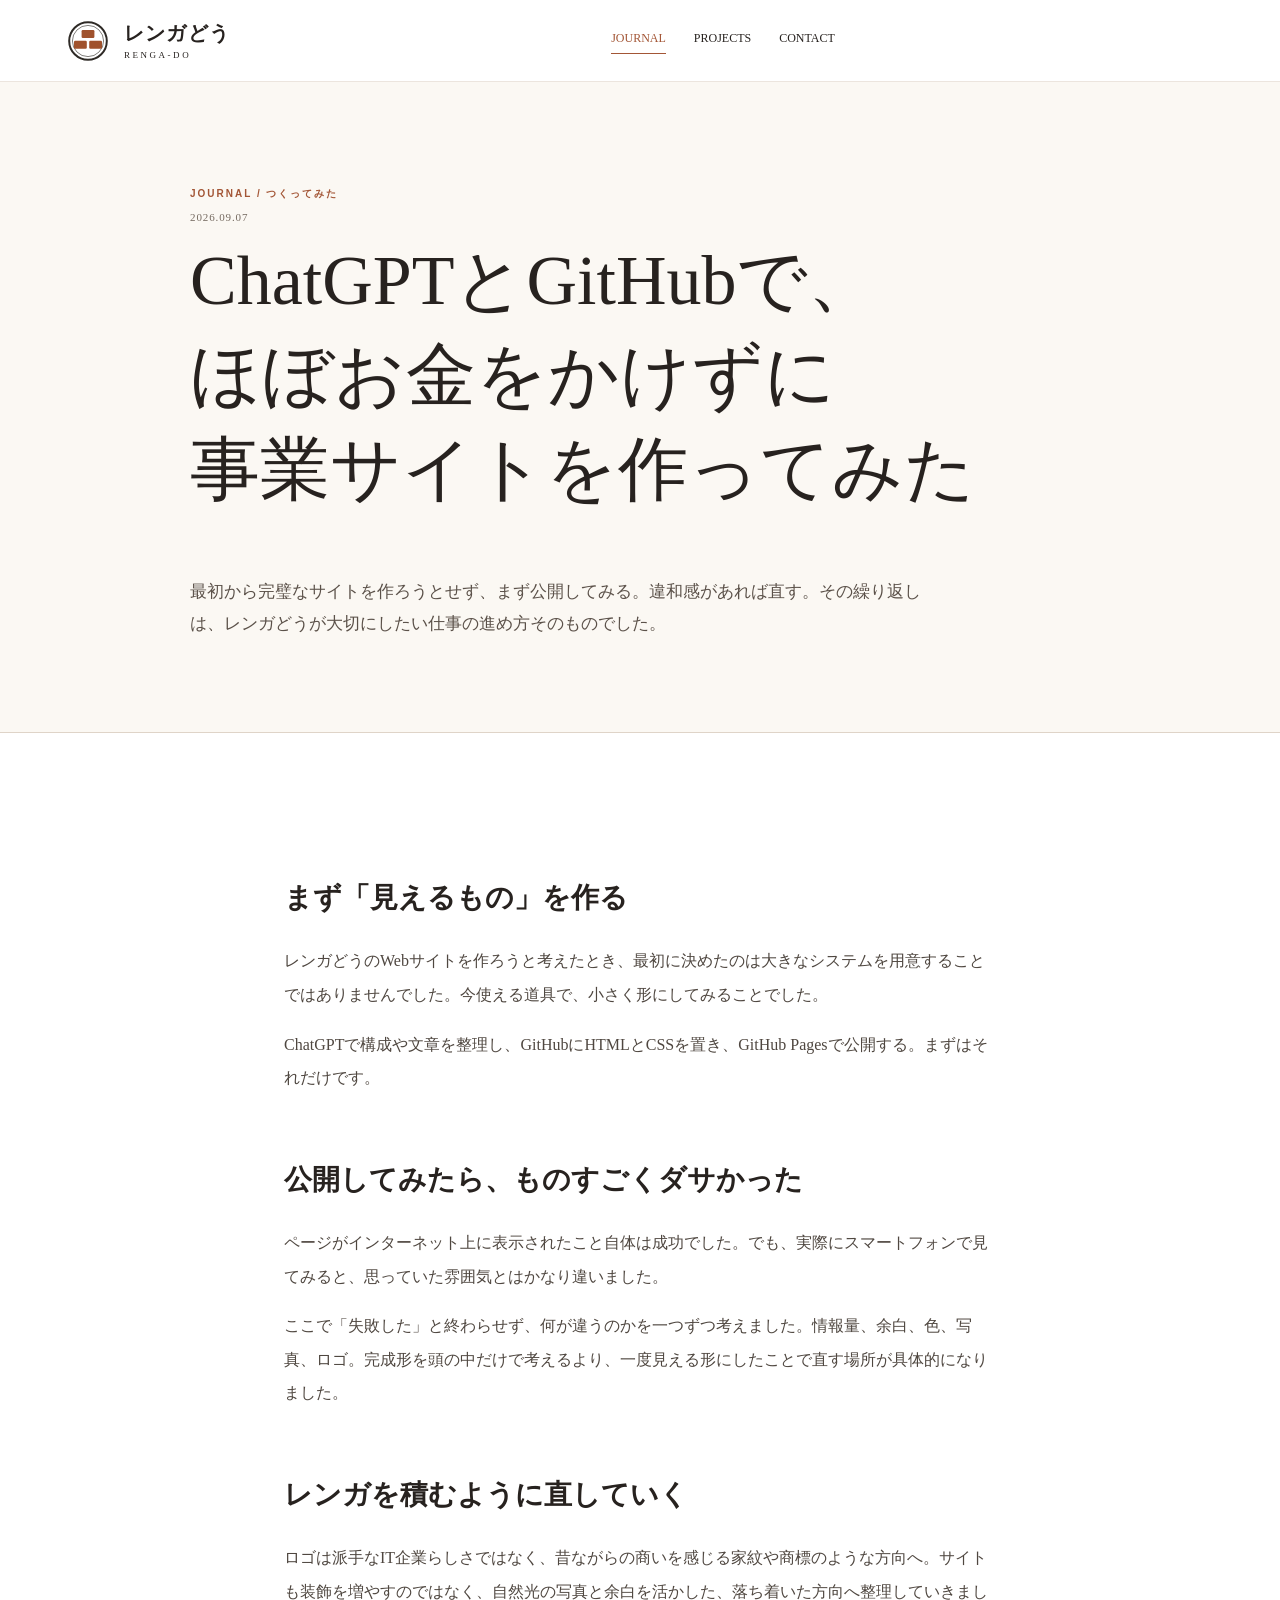
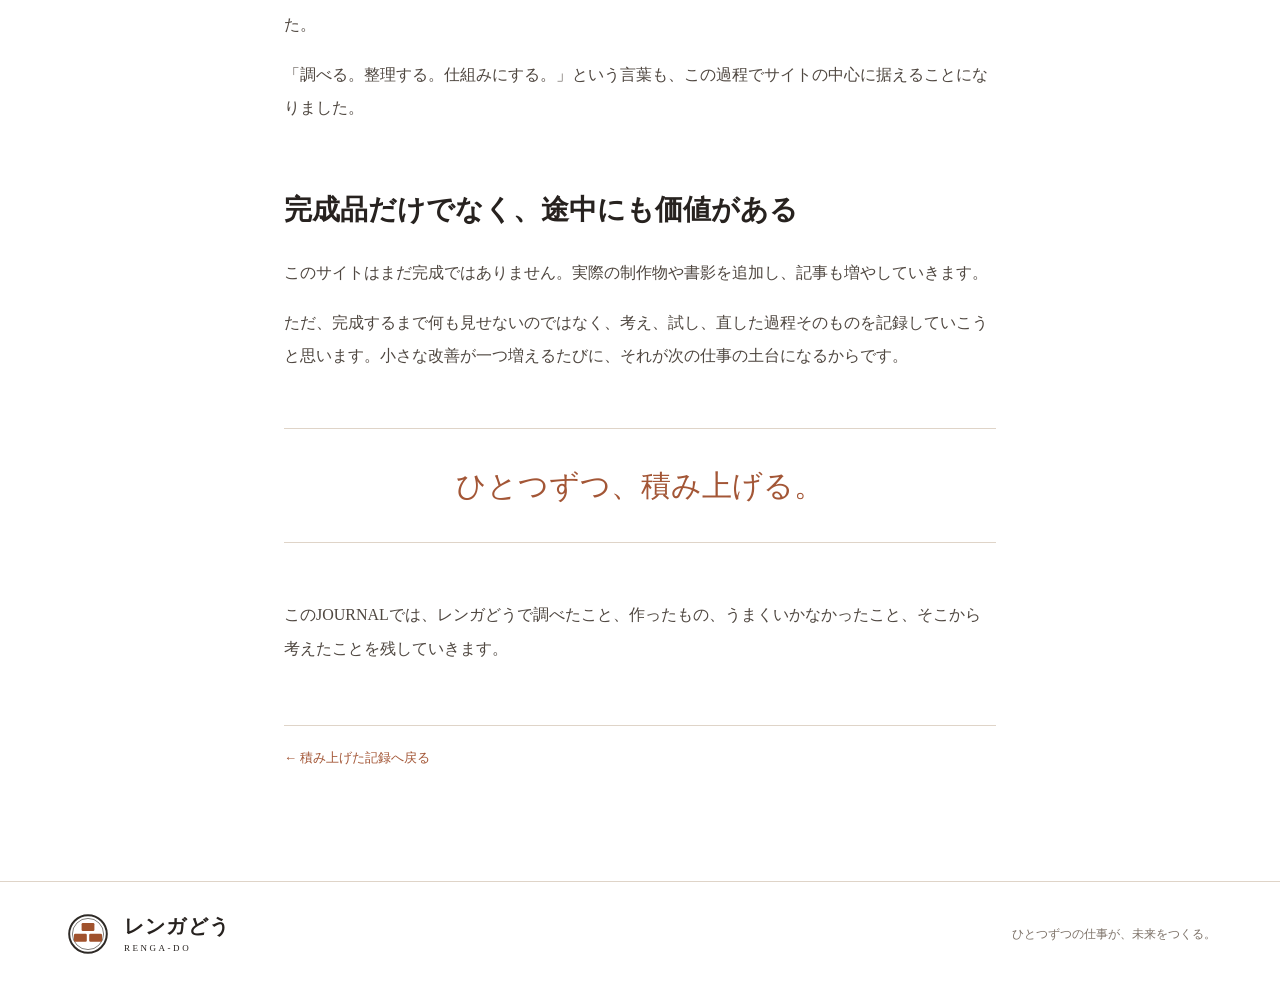
<file: journal/001-site-building.html>
<!doctype html>
<html lang="ja"><head><meta charset="utf-8"><meta name="viewport" content="width=device-width,initial-scale=1"><title>ChatGPTとGitHubで、ほぼお金をかけずに事業サイトを作ってみた | レンガどう</title><meta name="description" content="レンガどうの事業サイトをChatGPTとGitHub Pagesで小さく作り、公開し、改善した記録。"><link rel="stylesheet" href="../styles.css"></head><body class="article-page"><header class="site-header"><a class="brand" href="../index.html"><img src="../assets/logo.svg" alt="レンガどう"><span><b>レンガどう</b><small>RENGA-DO</small></span></a><nav><a href="../index.html#journal">JOURNAL</a><a href="../index.html#projects">PROJECTS</a><a href="../index.html#contact">CONTACT</a></nav></header><main><article class="journal-article"><header class="article-head"><p class="label">JOURNAL / つくってみた</p><p class="article-date">2026.09.07</p><h1>ChatGPTとGitHubで、<br>ほぼお金をかけずに<br>事業サイトを作ってみた</h1><p class="article-lead">最初から完璧なサイトを作ろうとせず、まず公開してみる。違和感があれば直す。その繰り返しは、レンガどうが大切にしたい仕事の進め方そのものでした。</p></header><div class="article-body"><h2>まず「見えるもの」を作る</h2><p>レンガどうのWebサイトを作ろうと考えたとき、最初に決めたのは大きなシステムを用意することではありませんでした。今使える道具で、小さく形にしてみることでした。</p><p>ChatGPTで構成や文章を整理し、GitHubにHTMLとCSSを置き、GitHub Pagesで公開する。まずはそれだけです。</p><h2>公開してみたら、ものすごくダサかった</h2><p>ページがインターネット上に表示されたこと自体は成功でした。でも、実際にスマートフォンで見てみると、思っていた雰囲気とはかなり違いました。</p><p>ここで「失敗した」と終わらせず、何が違うのかを一つずつ考えました。情報量、余白、色、写真、ロゴ。完成形を頭の中だけで考えるより、一度見える形にしたことで直す場所が具体的になりました。</p><h2>レンガを積むように直していく</h2><p>ロゴは派手なIT企業らしさではなく、昔ながらの商いを感じる家紋や商標のような方向へ。サイトも装飾を増やすのではなく、自然光の写真と余白を活かした、落ち着いた方向へ整理していきました。</p><p>「調べる。整理する。仕組みにする。」という言葉も、この過程でサイトの中心に据えることになりました。</p><h2>完成品だけでなく、途中にも価値がある</h2><p>このサイトはまだ完成ではありません。実際の制作物や書影を追加し、記事も増やしていきます。</p><p>ただ、完成するまで何も見せないのではなく、考え、試し、直した過程そのものを記録していこうと思います。小さな改善が一つ増えるたびに、それが次の仕事の土台になるからです。</p><blockquote>ひとつずつ、積み上げる。</blockquote><p>このJOURNALでは、レンガどうで調べたこと、作ったもの、うまくいかなかったこと、そこから考えたことを残していきます。</p><div class="article-back"><a href="../index.html#journal">← 積み上げた記録へ戻る</a></div></div></article></main><footer><a class="brand" href="../index.html"><img src="../assets/logo.svg" alt=""><span><b>レンガどう</b><small>RENGA-DO</small></span></a><p>ひとつずつの仕事が、未来をつくる。</p></footer></body></html>
</file>
<file: styles.css>
:root{--paper:#fbf8f3;--white:#fff;--ink:#27221f;--muted:#756a60;--line:#dfd4c8;--brick:#a35636;--brick-dark:#7d3d28}*{box-sizing:border-box}html{scroll-behavior:smooth}body{margin:0;background:var(--paper);color:var(--ink);font-family:"Hiragino Mincho ProN","Yu Mincho","YuMincho",serif;line-height:1.9;-webkit-font-smoothing:antialiased}a{color:inherit;text-decoration:none}img{display:block;width:100%}h1,h2,h3,p{margin-top:0}.site-header{height:82px;padding:0 clamp(20px,5vw,70px);display:grid;grid-template-columns:auto 1fr auto;gap:30px;align-items:center;background:rgba(255,255,255,.97);position:sticky;top:0;z-index:30;border-bottom:1px solid #ece5de}.brand{display:flex;align-items:center;gap:12px}.brand img{width:48px;height:48px}.brand span{display:flex;flex-direction:column;line-height:1.15}.brand b{font-size:20px;letter-spacing:.06em}.brand small{font:9px Georgia,serif;letter-spacing:.28em;margin-top:5px}.site-header nav{display:flex;justify-content:center;gap:28px;font-size:12px}.site-header nav a:first-child{color:var(--brick);border-bottom:1px solid var(--brick);padding-bottom:4px}.contact-button,.closing-cta>a,.primary-action{background:var(--brick);color:#fff;padding:13px 20px;border-radius:2px;font-size:12px;letter-spacing:.04em}.hero-photo{position:relative;min-height:610px;overflow:hidden;background:#ddd}.hero-photo>img{position:absolute;inset:0;height:100%;object-fit:cover;object-position:center}.hero-overlay{position:absolute;inset:0;background:linear-gradient(90deg,rgba(255,255,255,.03) 0 35%,rgba(255,255,255,.25) 48%,rgba(255,255,255,.94) 67%,rgba(255,255,255,.98) 100%)}.hero-panel{position:relative;z-index:2;margin-left:auto;width:min(51%,700px);padding:70px clamp(28px,5vw,75px) 60px 38px}.eyebrow,.label,.case-type{font:700 10px Arial,sans-serif;letter-spacing:.2em;color:var(--brick)}.hero-kicker{font-size:15px;font-weight:700;margin:8px 0 4px;color:#554a42}.hero-panel h1{font-size:clamp(43px,4.5vw,67px);line-height:1.22;font-weight:500;letter-spacing:.02em;margin:8px 0 20px}.tagline{font-size:17px;line-height:1.8;margin-bottom:12px}.lead{font-size:13px;color:#5d554e;line-height:1.8}.hero-actions{display:flex;align-items:center;gap:22px;margin-top:26px}.primary-action{padding:14px 22px}.text-action{font-size:12px;color:var(--brick)}.pain-strip{background:#2f2925;color:#f7f0e9;padding:22px clamp(28px,5vw,72px)}.pain-strip>p{font-size:12px;color:#d7c9bf;margin:0 0 10px}.pain-strip>div{display:flex;flex-wrap:wrap;gap:8px}.pain-strip span{border:1px solid #5b4f47;padding:7px 12px;font-size:12px;background:#39312d}.section{padding:72px clamp(28px,5vw,72px)}.section h2,.value-section h2{font-size:32px;font-weight:500;line-height:1.35;margin-bottom:20px}.section-note{max-width:760px;color:#675e56;font-size:14px;margin-bottom:30px}.services-section{background:#fff}.service-grid{display:grid;grid-template-columns:repeat(3,1fr);gap:20px}.service-grid article{border-top:3px solid var(--brick);background:#f8f4ee;padding:28px 24px;min-height:250px}.service-grid article>b{font:16px Georgia;color:#b8a89b}.service-grid h3{font-size:21px;margin:14px 0 10px}.service-grid p{font-size:14px;color:#625951}.service-grid small{font:10px Arial,sans-serif;letter-spacing:.08em;color:var(--brick)}.section-title-row{display:flex;justify-content:space-between;align-items:end;border-bottom:1px solid var(--line);padding-bottom:18px;margin-bottom:24px}.section-title-row h2{margin-bottom:0}.section-title-row>span{font-size:12px;color:var(--muted)}.projects-section{background:#f6efe7}.projects-grid{display:grid;grid-template-columns:1fr 1fr;gap:28px}.project-card{background:#fff;border:1px solid var(--line);padding:22px;display:grid;grid-template-columns:.9fr 1.1fr;gap:24px;align-items:center}.tool-shot{background:linear-gradient(135deg,#182e35,#345d63);padding:18px;border-radius:3px;min-height:190px}.tool-ui{height:160px;background:#f5f7f8;border-radius:5px;display:grid;grid-template-columns:46px 1fr;overflow:hidden;box-shadow:0 12px 30px #0004}.tool-sidebar{background:#173d45}.tool-main{padding:15px;display:grid;grid-template-columns:repeat(3,1fr);gap:8px;align-content:start}.tool-main span{height:28px;background:#e7eef0;border-radius:3px}.tool-table{grid-column:1/-1;height:77px;background:linear-gradient(#e9eef0 1px,transparent 1px);background-size:100% 18px}.project-copy h3{font-size:21px;margin-bottom:10px}.project-copy p{font-size:14px;color:#625951}.project-status{font:700 9px Arial,sans-serif!important;color:var(--brick)!important;letter-spacing:.15em;margin-bottom:8px!important}.project-card-light{grid-template-columns:1fr 1.1fr}.csv-visual{min-height:190px;background:#ece6de;padding:24px;display:flex;align-items:center;justify-content:center;gap:10px}.csv-sheet{background:#fff;border:1px solid #d6cbc0;width:42%;min-height:126px;padding:12px;box-shadow:0 7px 18px #4d3b2b12;display:flex;flex-direction:column;gap:7px}.csv-sheet span{font:700 11px Arial;color:var(--brick);margin-bottom:3px}.csv-sheet em{font-style:normal;font-size:10px;border-bottom:1px solid #eee;padding-bottom:4px;color:#6d6258}.csv-arrow{font-size:24px;color:var(--brick)}.problem-solved{border-top:1px solid #e7ddd4;padding-top:12px;margin-top:15px!important;font-size:12px!important}.process-section{background:#fff}.process-grid{display:grid;grid-template-columns:repeat(4,1fr);gap:1px;background:var(--line);border:1px solid var(--line);margin-top:30px}.process-grid article{background:#fff;padding:26px 22px;min-height:190px}.process-grid b{font:12px Georgia;color:var(--brick)}.process-grid h3{font-size:20px;margin:12px 0 7px}.process-grid p{font-size:13px;color:#675e56}.value-section{padding:78px clamp(28px,5vw,72px);background:#2f2925;color:#f8f3ed;display:grid;grid-template-columns:.8fr 1.2fr;gap:64px;align-items:center}.value-statement h2{font-size:clamp(38px,4.5vw,58px);line-height:1.35;margin:12px 0 24px}.value-statement>p:last-child{color:#d7cec5;max-width:620px}.value-section .label{color:#cf8a67}.value-cycle{display:grid;grid-template-columns:1fr auto 1fr auto 1fr auto 1fr;align-items:center;gap:12px}.value-cycle div{min-height:150px;padding:22px 16px;background:#3b342f;border:1px solid #514841;display:flex;flex-direction:column;justify-content:center}.value-cycle b{font:11px Georgia;color:#cf8a67;letter-spacing:.15em;margin-bottom:12px}.value-cycle span{font-size:16px;margin-bottom:6px}.value-cycle small{font-size:11px;color:#bfb3aa}.value-cycle i{font-style:normal;color:#9a8b80}.work-section{background:#f3ece4}.work-card{display:grid;grid-template-columns:70px 1fr;gap:24px;max-width:900px}.work-card>span{font:50px Georgia;color:#b8aa9e}.work-card h3{font-size:22px;margin-bottom:8px}.work-card p{color:#5e554e}.work-card small{color:#867a70}.journal-section{background:#fff}.journal-cards{display:grid;grid-template-columns:repeat(3,1fr);gap:28px}.journal-cards img{aspect-ratio:16/9;object-fit:cover;margin-bottom:12px}.journal-cards .date{font-size:11px;color:#887c72;margin-bottom:7px}.journal-cards h3{font-size:19px;line-height:1.5;margin-bottom:9px}.journal-cards p{font-size:14px;color:#655d56}.journal-cards a{font-size:12px;color:var(--brick)}.books-section{background:#fff}.books-grid{display:grid;grid-template-columns:repeat(4,1fr);gap:16px;max-width:780px}.book-cover{aspect-ratio:2/3;padding:14px;display:flex;flex-direction:column;justify-content:space-between;box-shadow:0 10px 20px #5137211c;border:1px solid #00000010}.book-cover small,.book-cover span{font:8px Arial;letter-spacing:.1em}.book-cover b{font-size:13px;line-height:1.45}.b1{background:#e8efe9}.b2{background:#ecdfba}.b3{background:#d9c7a3}.b4{background:#e8d7cb}.closing-cta{min-height:185px;padding:38px clamp(28px,5vw,72px);background:linear-gradient(90deg,rgba(242,236,226,.96),rgba(255,255,255,.91)),url('https://images.unsplash.com/photo-1441974231531-c6227db76b6e?auto=format&fit=crop&w=1800&q=80') center/cover;display:flex;justify-content:flex-end;align-items:center;gap:45px}.closing-cta h2{font-size:28px;font-weight:500;margin-bottom:6px}.closing-cta p{font-size:13px;color:#675f58;margin:0;max-width:620px}.closing-cta>a{white-space:nowrap}footer{padding:28px clamp(28px,5vw,72px);display:flex;justify-content:space-between;align-items:center;background:#fff;border-top:1px solid var(--line)}footer p{margin:0;color:#7d7268;font-size:12px}.journal-article{background:#fff}.article-head{padding:105px max(24px,calc((100vw - 900px)/2)) 75px;background:var(--paper);border-bottom:1px solid var(--line)}.article-date{font:11px Georgia;color:var(--muted);letter-spacing:.08em}.article-head h1{font-size:clamp(40px,6vw,70px);line-height:1.35;font-weight:500}.article-lead{max-width:760px;font-size:17px;color:#5b5149}.article-body{max-width:760px;margin:auto;padding:80px 24px 110px}.article-body h2{font-size:28px;margin:58px 0 20px}.article-body p{font-size:16px;line-height:2.1;color:#4f4740}.article-body blockquote{margin:55px 0;padding:28px 0;border-block:1px solid var(--line);font-size:30px;text-align:center;color:var(--brick)}.article-back{margin-top:60px;padding-top:20px;border-top:1px solid var(--line);font-size:13px;color:var(--brick)}@media(max-width:1080px){.projects-grid{grid-template-columns:1fr}.value-section{grid-template-columns:1fr}.value-cycle{max-width:760px}}@media(max-width:980px){.site-header{grid-template-columns:auto 1fr}.site-header nav{display:none}.contact-button{justify-self:end}.hero-panel{width:58%}.service-grid{grid-template-columns:1fr}.process-grid{grid-template-columns:repeat(2,1fr)}}@media(max-width:720px){.value-cycle{grid-template-columns:1fr}.value-cycle i{transform:rotate(90deg);text-align:center;height:20px}.project-card,.project-card-light{grid-template-columns:1fr}}@media(max-width:640px){.site-header{height:70px;padding:0 16px;grid-template-columns:auto auto}.brand img{width:40px;height:40px}.brand b{font-size:17px}.contact-button{padding:10px 13px;font-size:10px}.hero-photo{min-height:720px}.hero-photo>img{object-position:38% center}.hero-overlay{background:linear-gradient(180deg,rgba(255,255,255,.03) 0 35%,rgba(255,255,255,.94) 53%,rgba(255,255,255,.98) 100%)}.hero-panel{width:100%;padding:315px 22px 38px;margin:0}.hero-panel h1{font-size:39px}.hero-kicker{font-size:13px}.tagline{font-size:15px}.hero-actions{align-items:flex-start;flex-direction:column;gap:14px}.pain-strip{padding:20px 22px}.section,.value-section{padding:58px 22px}.process-grid{grid-template-columns:1fr}.journal-cards{grid-template-columns:1fr}.section-title-row{align-items:flex-start;gap:14px;flex-direction:column}.books-grid{grid-template-columns:repeat(2,1fr)}.closing-cta{justify-content:flex-start;align-items:flex-start;flex-direction:column;gap:18px}.work-card{grid-template-columns:1fr}.work-card>span{font-size:30px}footer{padding:24px 22px;align-items:flex-start;gap:18px;flex-direction:column}.article-head{padding:70px 22px 52px}.article-head h1{font-size:38px}.article-body{padding:52px 22px 75px}.article-body h2{font-size:24px}.article-body p{font-size:15px}}
</file>
